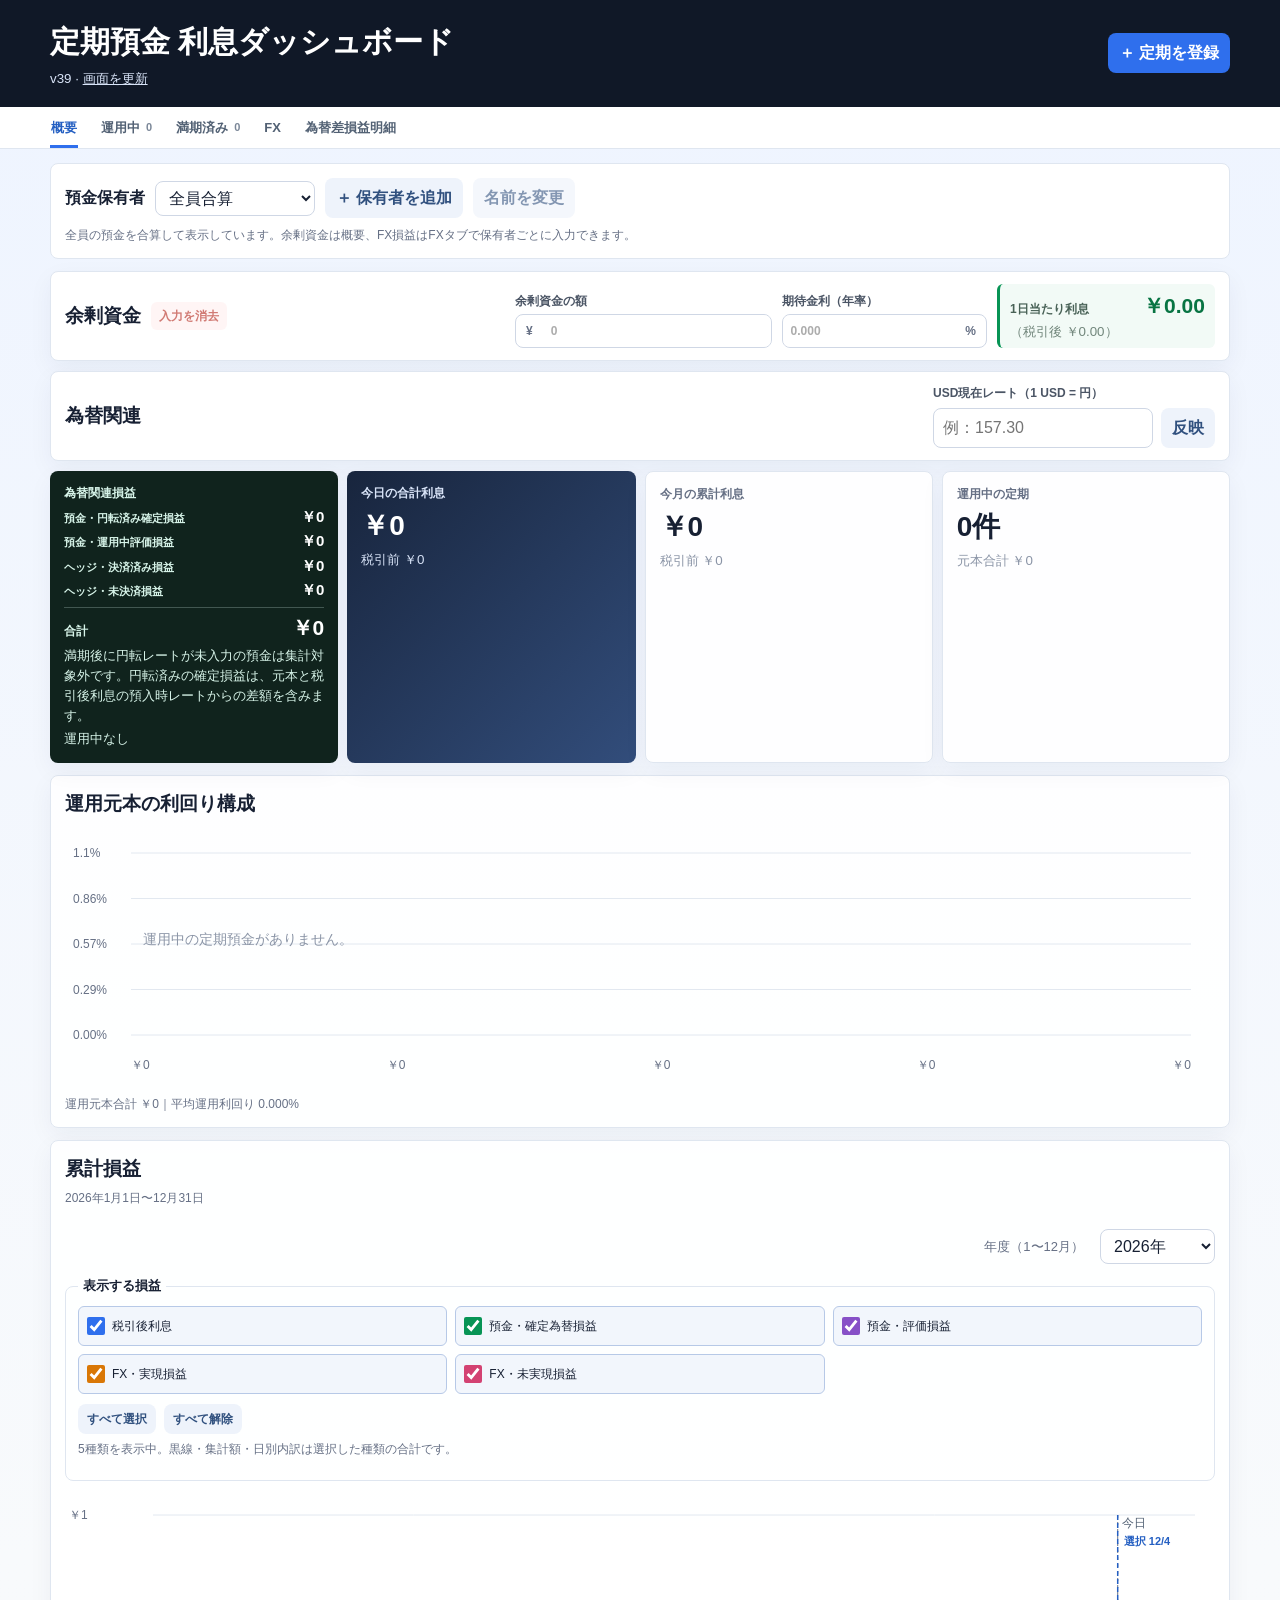
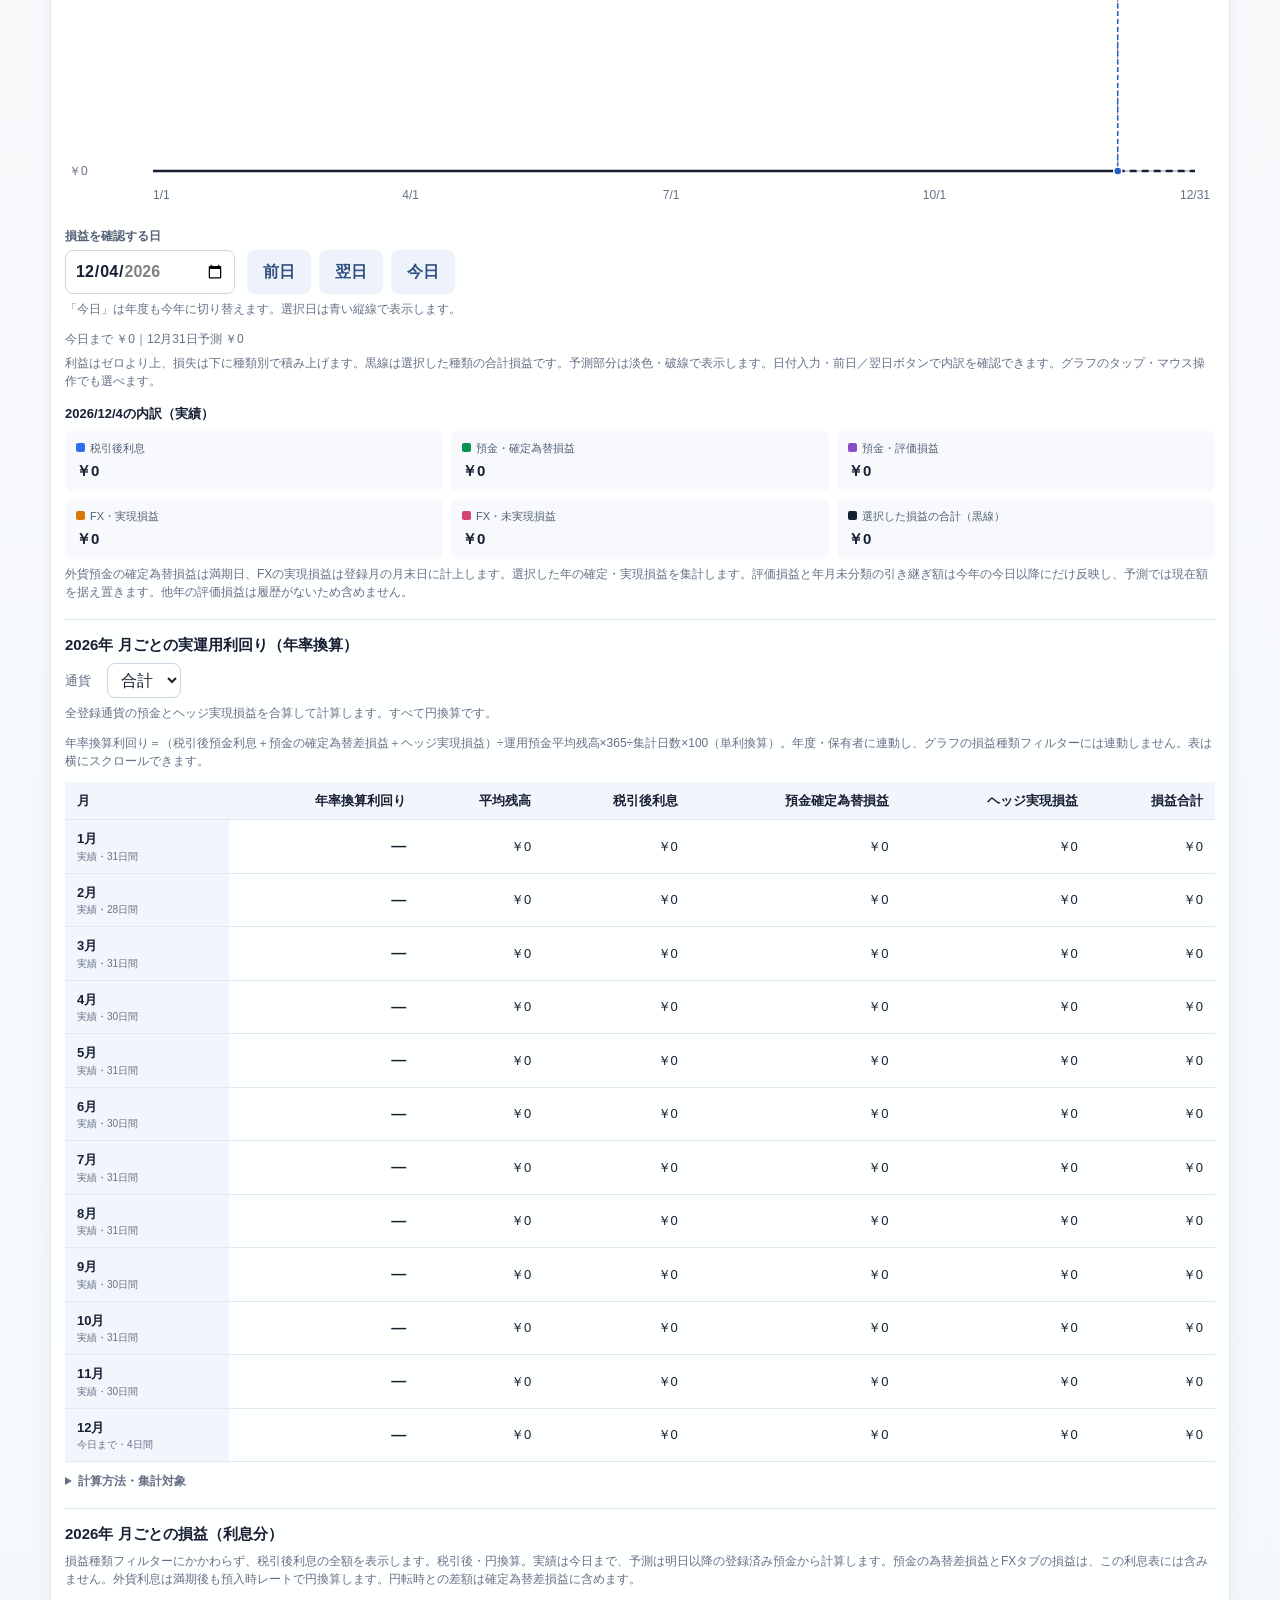
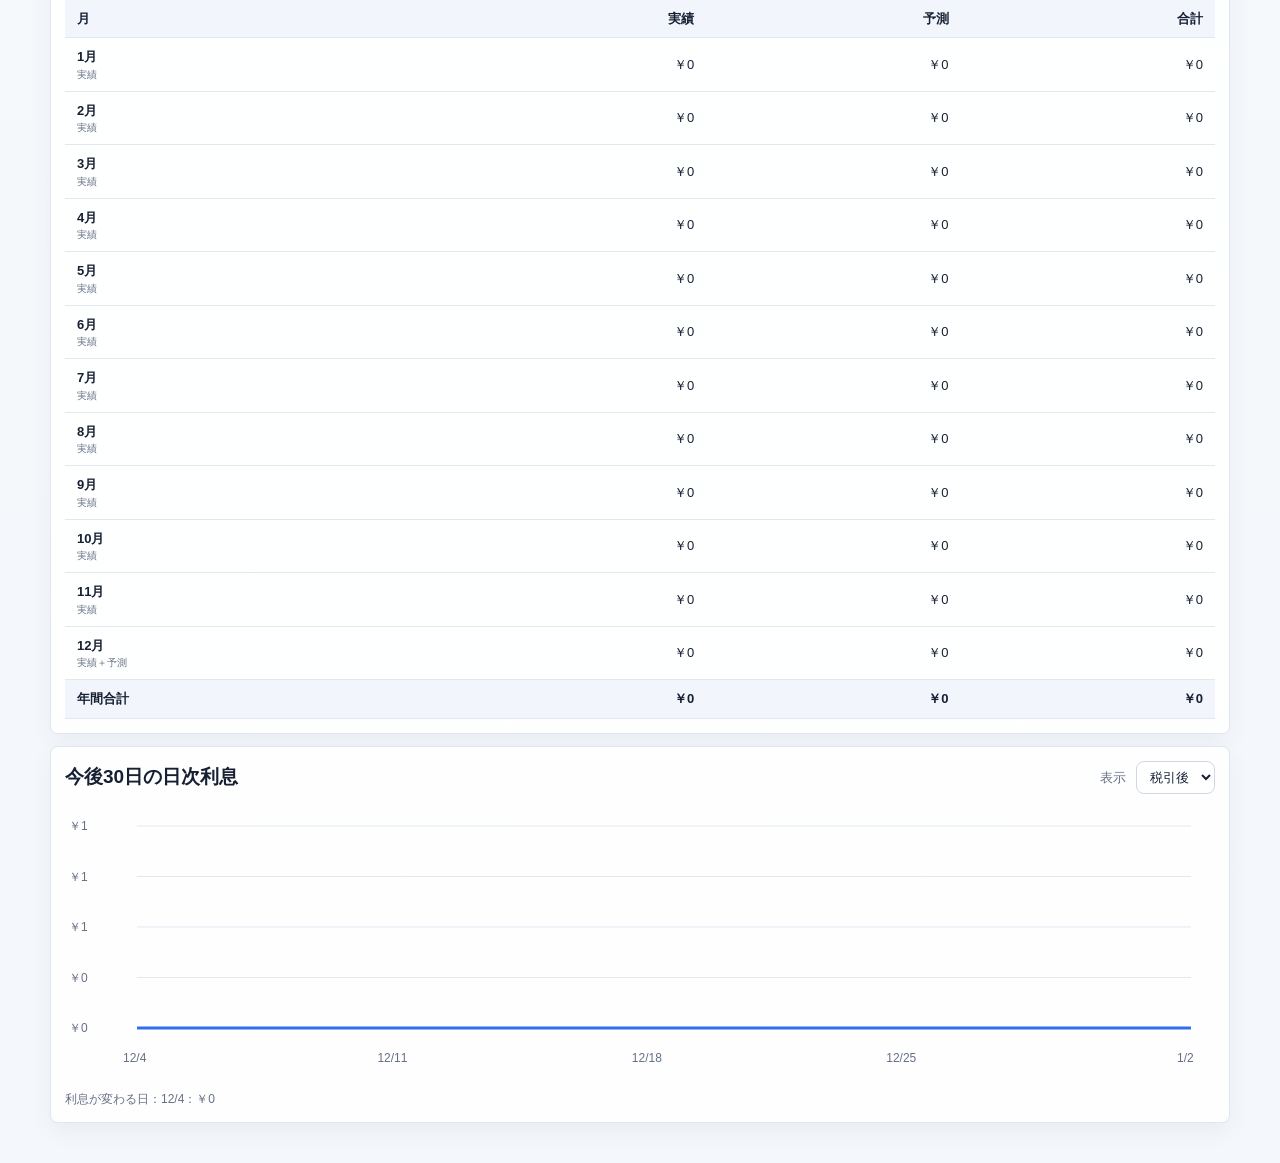
<file: index.html>
<!doctype html>
<html lang="ja">
<head>
  <meta charset="utf-8" />
  <meta name="viewport" content="width=device-width,initial-scale=1,viewport-fit=cover" />
  <meta name="theme-color" content="#101827" />
  <title>定期預金 利息ダッシュボード</title>
  <link rel="manifest" href="manifest.json" />
  <link rel="stylesheet" href="style-v39.css" />
</head>
<body>
  <header class="app-header">
    <div>
      <h1>定期預金 利息ダッシュボード</h1>
      <small style="display:block;margin-top:5px;color:#d9e4f8">v39 · <a href="./refresh.html" style="color:inherit">画面を更新</a></small>
    </div>
    <button id="addDepositButton" class="primary-button">＋ 定期を登録</button>
  </header>

  <nav class="view-nav" aria-label="画面切り替え">
    <div class="view-nav-inner">
      <a href="#dashboard" data-view-link="dashboard">概要</a>
      <a href="#active" data-view-link="active">運用中 <span id="activeNavCount">0</span></a>
      <a href="#matured" data-view-link="matured">満期済み <span id="maturedNavCount">0</span></a>
      <a href="#fx" data-view-link="fx">FX</a>
      <a href="#fx-details" data-view-link="fx-details">為替差損益明細</a>
    </div>
  </nav>

  <main class="container">
    <section class="owner-panel" aria-label="預金保有者の切り替え">
      <div class="owner-controls">
        <label for="ownerSelector">預金保有者</label>
        <select id="ownerSelector"></select>
        <button id="addOwnerButton" class="secondary-button" type="button">＋ 保有者を追加</button>
        <button id="renameOwnerButton" class="secondary-button" type="button">名前を変更</button>
      </div>
      <p id="ownerScopeLabel"></p>
    </section>
    <section id="dashboardView" class="app-view">
    <section class="surplus-panel">
      <div class="surplus-heading">
        <h2>余剰資金</h2>
        <button id="clearSurplusButton" class="compact-button" type="button">入力を消去</button>
      </div>
      <div class="surplus-fields">
        <label>
          余剰資金の額
          <div class="input-with-unit">
            <span>¥</span>
            <input id="surplusAmount" type="number" min="0" step="1" inputmode="decimal" placeholder="0" />
          </div>
        </label>
        <label>
          期待金利（年率）
          <div class="input-with-unit unit-right">
            <input id="surplusAnnualRate" type="number" min="0" step="0.001" inputmode="decimal" placeholder="0.000" />
            <span>%</span>
          </div>
        </label>
        <div class="surplus-result">
          <span>1日当たり利息</span>
          <strong id="surplusDailyInterest">¥0.00</strong>
          <small id="surplusDailyInterestNet">（税引後 ¥0.00）</small>
        </div>
      </div>
    </section>

    <section class="fx-toolbar">
      <div>
        <h2>為替関連</h2>
      </div>
      <div class="fx-related-fields fx-rate-only">
        <div class="fx-rate-entry">
          <label for="manualUsdRate">USD現在レート（1 USD = 円）</label>
          <div class="fx-rate-controls">
            <input id="manualUsdRate" type="number" min="0.000001" step="0.000001" inputmode="decimal" placeholder="例：157.30" />
            <button id="applyFxRateButton" class="secondary-button">反映</button>
          </div>
        </div>
      </div>
    </section>

    <section class="summary-grid">
      <article class="summary-card fx-featured">
        <span>為替関連損益</span>
        <div class="fx-profit-lines">
          <div class="fx-profit-line"><span>預金・円転済み確定損益</span><strong id="realizedDepositFx">¥0</strong></div>
          <div class="fx-profit-line"><span>預金・運用中評価損益</span><strong id="unrealizedDepositFx">¥0</strong></div>
          <div class="fx-profit-line"><span>ヘッジ・決済済み損益</span><strong id="settledHedgeFx">¥0</strong></div>
          <div class="fx-profit-line"><span>ヘッジ・未決済損益</span><strong id="unsettledHedgeFx">¥0</strong></div>
          <div class="fx-profit-line total"><span>合計</span><strong id="fxGainLoss">¥0</strong></div>
        </div>
        <small style="display:block">満期後に円転レートが未入力の預金は集計対象外です。円転済みの確定損益は、元本と税引後利息の預入時レートからの差額を含みます。</small>
        <small id="fxRateStatus">外貨預金なし</small>
      </article>
      <article class="summary-card featured">
        <span>今日の合計利息</span>
        <strong id="todayInterest">¥0</strong>
        <small id="todayInterestGross">税引前 ¥0</small>
      </article>
      <article class="summary-card">
        <span>今月の累計利息</span>
        <strong id="monthInterest">¥0</strong>
        <small id="monthInterestGross">税引前 ¥0</small>
      </article>
      <article class="summary-card">
        <span>運用中の定期</span>
        <strong id="activeDepositCount">0件</strong>
        <small id="totalPrincipal">元本合計 ¥0</small>
      </article>
    </section>

    <section class="panel">
      <div class="panel-heading">
        <div>
          <h2>運用元本の利回り構成</h2>
        </div>
      </div>
      <div class="chart-shell">
        <canvas id="yieldChart" width="1000" height="260" aria-label="運用元本の利回り構成グラフ"></canvas>
      </div>
      <div id="yieldBreakdown" class="daily-breakdown">グラフを読み込んでいます...</div>
    </section>

    <section class="panel">
      <div class="panel-heading">
        <div>
          <h2>累計損益</h2>
          <p id="profitPeriod" class="daily-breakdown"></p>
        </div>
      </div>
      <div class="toolbar profit-year-filter"><label for="profitYear">年度（1〜12月）</label><select id="profitYear"></select></div>
      <fieldset id="profitSeriesFilter" class="profit-series-filter">
        <legend>表示する損益</legend>
        <div class="profit-series-options">
          <label class="profit-series-option" style="--series-color:#2f6fed"><input type="checkbox" data-profit-series="interest" checked /><span>税引後利息</span></label>
          <label class="profit-series-option" style="--series-color:#079455"><input type="checkbox" data-profit-series="depositRealized" checked /><span>預金・確定為替損益</span></label>
          <label class="profit-series-option" style="--series-color:#8750c7"><input type="checkbox" data-profit-series="depositUnrealized" checked /><span>預金・評価損益</span></label>
          <label class="profit-series-option" style="--series-color:#d97706"><input type="checkbox" data-profit-series="fxRealized" checked /><span>FX・実現損益</span></label>
          <label class="profit-series-option" style="--series-color:#d34272"><input type="checkbox" data-profit-series="fxUnrealized" checked /><span>FX・未実現損益</span></label>
        </div>
        <div class="profit-series-actions">
          <button id="selectAllProfitSeries" type="button" class="secondary-button">すべて選択</button>
          <button id="clearProfitSeries" type="button" class="secondary-button">すべて解除</button>
        </div>
        <p id="profitSeriesStatus" class="daily-breakdown" role="status" aria-live="polite"></p>
      </fieldset>
      <div class="chart-shell">
        <canvas id="profitChart" width="1000" height="320" aria-label="損益種類別の累計損益積み上げグラフ" aria-describedby="profitChartNote"></canvas>
      </div>
      <div class="profit-date-controls" role="group" aria-label="損益の確認日を選択">
        <label for="profitDetailDate">損益を確認する日<input id="profitDetailDate" type="date" /></label>
        <div class="profit-date-buttons">
          <button id="profitPreviousDay" type="button" class="secondary-button">前日</button>
          <button id="profitNextDay" type="button" class="secondary-button">翌日</button>
          <button id="profitToday" type="button" class="secondary-button">今日</button>
        </div>
      </div>
      <p class="daily-breakdown profit-date-help">「今日」は年度も今年に切り替えます。選択日は青い縦線で表示します。</p>
      <div id="profitBreakdown" class="daily-breakdown"></div>
      <p id="profitChartNote" class="daily-breakdown">利益はゼロより上、損失は下に種類別で積み上げます。黒線は選択した種類の合計損益です。予測部分は淡色・破線で表示します。日付入力・前日／翌日ボタンで内訳を確認できます。グラフのタップ・マウス操作でも選べます。</p>
      <h3 id="profitDetailHeading" class="profit-detail-heading"></h3>
      <div id="profitLegend" class="profit-legend"></div>
      <p class="daily-breakdown">外貨預金の確定為替損益は満期日、FXの実現損益は登録月の月末日に計上します。選択した年の確定・実現損益を集計します。評価損益と年月未分類の引き継ぎ額は今年の今日以降にだけ反映し、予測では現在額を据え置きます。他年の評価損益は履歴がないため含めません。</p>
      <div class="monthly-profit monthly-yield">
        <h3 id="monthlyYieldTitle">月ごとの実運用利回り（年率換算）</h3>
        <div class="toolbar"><label for="yieldCurrency">通貨</label><select id="yieldCurrency"><option value="JPY">JPY</option><option value="USD">USD</option><option value="all" selected>合計</option></select></div>
        <p id="yieldCurrencyNote" class="daily-breakdown"></p>
        <p class="daily-breakdown">年率換算利回り＝（税引後預金利息＋預金の確定為替差損益＋ヘッジ実現損益）÷運用預金平均残高×365÷集計日数×100（単利換算）。年度・保有者に連動し、グラフの損益種類フィルターには連動しません。表は横にスクロールできます。</p>
        <div class="monthly-profit-scroll" tabindex="0" role="region" aria-label="月ごとの実運用利回りと内訳" aria-describedby="monthlyYieldNote">
          <table class="monthly-profit-table monthly-yield-table">
            <caption id="monthlyYieldCaption" class="visually-hidden">月別年率換算利回りと計算内訳</caption>
            <thead><tr><th scope="col">月</th><th scope="col">年率換算利回り</th><th scope="col">平均残高</th><th scope="col">税引後利息</th><th scope="col">預金確定為替損益</th><th scope="col">ヘッジ実現損益</th><th scope="col">損益合計</th></tr></thead>
            <tbody id="monthlyYieldBody"></tbody>
          </table>
        </div>
        <details id="monthlyYieldNote" class="monthly-yield-note">
          <summary>計算方法・集計対象</summary>
          <p>平均残高＝各日の運用預金元本の円換算額合計÷集計日数。外貨元本は預入時レートで換算し、預入日は含め、満期日は含めません。FX証拠金・余剰資金は含めません。</p>
          <p>過去の月はその月の全日数、当月は今日までの日数で年率換算します。年率換算の1年は365日固定です。預金の確定為替損益は満期日、ヘッジ実現損益は登録月の月末日に計上します。未円転の預金・評価損益・FX未実現損益・年月未分類の引き継ぎ額は含めません。</p>
          <p>未到来の月と平均残高0の月の利回りは「—」と表示します。表は横にスクロールできます。</p>
        </details>
      </div>
      <div class="monthly-profit">
        <h3 id="monthlyProfitTitle">月ごとの損益（利息分）</h3>
        <p id="monthlyProfitNote" class="daily-breakdown">損益種類フィルターにかかわらず、税引後利息の全額を表示します。税引後・円換算。実績は今日まで、予測は明日以降の登録済み預金から計算します。預金の為替差損益とFXタブの損益は、この利息表には含みません。外貨利息は満期後も預入時レートで円換算します。円転時との差額は確定為替差損益に含めます。</p>
        <div class="monthly-profit-scroll" tabindex="0" role="region" aria-label="月ごとの損益表" aria-describedby="monthlyProfitNote">
          <table class="monthly-profit-table">
            <caption id="monthlyProfitCaption" class="visually-hidden">選択年の月別税引後利息の実績と予測</caption>
            <thead><tr><th scope="col">月</th><th scope="col">実績</th><th scope="col">予測</th><th scope="col">合計</th></tr></thead>
            <tbody id="monthlyProfitBody"></tbody>
            <tfoot><tr><th scope="row">年間合計</th><td id="monthlyProfit-actual"></td><td id="monthlyProfit-forecast"></td><td id="monthlyProfit-total"></td></tr></tfoot>
          </table>
        </div>
      </div>
    </section>

    <section class="panel">
      <div class="panel-heading">
        <div>
          <h2>今後30日の日次利息</h2>
        </div>
        <div class="toolbar">
          <label>
            表示
            <select id="taxMode">
              <option value="net">税引後</option>
              <option value="gross">税引前</option>
            </select>
          </label>
        </div>
      </div>
      <div class="chart-shell">
        <canvas id="interestChart" width="1000" height="280" aria-label="日次利息グラフ"></canvas>
      </div>
      <div id="dailyBreakdown" class="daily-breakdown"></div>
    </section>
    </section>

    <section id="depositsView" class="app-view" hidden>
    <section class="panel view-content-panel">
      <div class="panel-heading">
        <div>
          <p class="view-eyebrow">定期預金</p>
          <h2 id="depositViewTitle">運用中の定期預金</h2>
        </div>
        <div class="toolbar">
          <button id="exportButton" class="secondary-button">CSV出力</button>
          <label class="file-label">
            CSV読込
            <input id="importInput" type="file" accept=".csv,text/csv" />
          </label>
        </div>
      </div>
      <div id="depositList" class="deposit-list"></div>
      <p id="emptyMessage" class="empty-message">まだ定期預金が登録されていません。</p>
    </section>
    </section>

    <section id="fxView" class="app-view" hidden>
      <section class="panel view-content-panel">
        <div class="panel-heading">
          <div><p class="view-eyebrow">FX</p><h2>FX損益の登録</h2></div>
          <button id="addFxCompanyButton" class="secondary-button" type="button">＋ FX会社を追加</button>
        </div>
        <p id="fxEditingScope" class="daily-breakdown"></p>
        <p class="daily-breakdown">金額は円で入力してください。マイナス入力にも対応しています。FX会社の一覧は全保有者で共通です。</p>
        <div class="fx-ledger-summary">
          <div><span>実現損益（全登録年月）</span><strong id="fxRegisteredRealized">¥0</strong></div>
          <div><span>未実現損益（現時点）</span><strong id="fxCurrentUnrealized">¥0</strong></div>
          <div><span>FX損益合計</span><strong id="fxRegisteredTotal">¥0</strong></div>
        </div>
        <h3>実現損益</h3>
        <div class="toolbar"><label for="fxYear">表示年</label><select id="fxYear"></select></div>
        <p class="daily-breakdown">2026年1月から登録できます。表は横・縦にスクロールできます。概要の「ヘッジ・決済済み損益」は、表示年にかかわらず全登録年月の合計です。</p>
        <p id="fxCompanyEmpty" class="empty-message">保有者を選び「FX会社を追加」すると、年月×FX会社の表に入力できます。</p>
        <div class="fx-ledger-scroll" role="region" aria-label="年月別・FX会社別の実現損益" tabindex="0">
          <table class="fx-ledger-table">
            <caption class="visually-hidden">FX実現損益の月別・会社別入力表（円）</caption>
            <thead id="fxLedgerHead"></thead><tbody id="fxLedgerBody"></tbody><tfoot id="fxLedgerFoot"></tfoot>
          </table>
        </div>
        <div id="fxLegacyPanel" class="fx-legacy-panel" hidden>
          <label for="fxSettledProfit">年月未分類の実現損益（従来入力の引き継ぎ・円）</label>
          <input id="fxSettledProfit" type="text" inputmode="text" spellcheck="false" placeholder="0" />
          <p class="daily-breakdown">以前の決済損益は年月・会社が不明なため、ここに引き継いで合計に含めています。月別表へ振り分けた分はこの金額から差し引き、二重計上を防いでください。</p>
        </div>
        <div class="fx-unrealized-panel">
          <h3>未実現損益</h3>
          <label for="fxUnsettledProfit">現時点の未実現損益（全FX会社の合計・円）</label>
          <input id="fxUnsettledProfit" type="text" inputmode="text" spellcheck="false" placeholder="例：-10000" />
          <p id="fxUnrealizedUpdatedAt" class="daily-breakdown"></p>
          <p class="daily-breakdown">概要の「ヘッジ・未決済損益」に反映します。</p>
        </div>
        <p id="fxSaveStatus" class="daily-breakdown" role="status" aria-live="polite"></p>
      </section>
    </section>

    <section id="fxDetailsView" class="app-view" hidden>
    <section class="panel view-content-panel">
      <div class="panel-heading">
        <div>
          <p class="view-eyebrow">為替関連</p>
          <h2>為替差損益の計算明細</h2>
        </div>
      </div>
      <div id="fxCalculationDetails" class="fx-calculation-list"></div>
    </section>
    </section>
  </main>

  <dialog id="depositDialog">
    <form id="depositForm" method="dialog">
      <div class="dialog-heading">
        <div>
          <h2 id="dialogTitle">定期預金を登録</h2>
        </div>
        <button type="button" id="closeDialogButton" class="icon-button" aria-label="閉じる">×</button>
      </div>

      <input type="hidden" id="depositId" />

      <div class="form-grid">
        <label>預金保有者<select id="ownerId" required></select></label>
        <label>
          金融機関名
          <input id="bankName" required placeholder="例：SBI新生銀行" />
        </label>
        <label>
          商品名
          <input id="productName" required placeholder="例：米ドル定期 1か月" />
        </label>
        <label>
          通貨
          <select id="currency">
            <option value="JPY">JPY（円）</option>
            <option value="USD">USD（米ドル）</option>
            <option value="EUR" disabled>EUR（既存データのみ）</option>
            <option value="AUD" disabled>AUD（既存データのみ）</option>
          </select>
        </label>
        <label>
          元本
          <input id="principal" required type="number" min="0" step="0.01" inputmode="decimal" />
        </label>
        <label>
          年利（%）
          <input id="annualRate" required type="number" min="0" step="0.001" inputmode="decimal" />
        </label>
        <label>
          預入日
          <input id="startDate" required type="date" />
        </label>
        <label>
          満期日
          <input id="maturityDate" required type="date" />
        </label>
        <label>
          日数基準
          <select id="dayBasis">
            <option value="365">365日</option>
            <option value="360">360日</option>
          </select>
        </label>
        <label>
          税率（%）
          <input id="taxRate" required type="number" min="0" max="100" step="0.001" value="20.315" />
        </label>
        <label>
          預入時レート（1 USD = 円）
          <input id="initialFxRate" required type="number" min="0.000001" step="0.000001" value="1" />
          <small>預金設定時の為替レート。利息の円換算基準に使用します。JPYは1。</small>
        </label>
        <label>
          現在レート（1 USD = 円）
          <input id="fxRate" required type="number" min="0.000001" step="0.000001" value="1" />
          <small>運用中の元本評価と為替差損益に使用します。利息は預入時レートで円換算します。</small>
        </label>
        <label>
          利息受取時の為替レート（参考・1 USD = 円）
          <input id="interestReceiptFxRate" type="number" min="0.000001" step="0.000001" inputmode="decimal" />
          <small>参考情報として保存します。利息の円換算・為替差損益の計算には使用しません。</small>
        </label>
        <label>
          円転時為替レート（1 USD = 円）
          <input id="conversionFxRate" type="number" min="0.000001" step="0.000001" inputmode="decimal" />
          <small>満期後の元本・税引後利息について、預入時レートからの確定為替差損益を算定します。</small>
        </label>
        <label>
          満期後
          <select id="afterMaturity">
            <option value="close">満期解約</option>
            <option value="principal">元金継続</option>
            <option value="compound">元利継続</option>
          </select>
        </label>
      </div>

      <div class="dialog-actions">
        <button type="button" id="cancelButton" class="secondary-button">キャンセル</button>
        <button type="submit" class="primary-button">保存</button>
      </div>
    </form>
  </dialog>

  <template id="depositCardTemplate">
    <article class="deposit-card">
      <div class="deposit-card-top">
        <div>
          <span class="currency-badge"></span>
          <div class="deposit-title-row">
            <h3 class="deposit-title"></h3>
            <div class="card-actions">
              <button type="button" class="edit-button secondary-button">編集</button>
              <button type="button" class="delete-button danger-button">削除</button>
            </div>
          </div>
          <p class="deposit-subtitle"></p>
        </div>
      </div>
      <div class="deposit-metrics">
        <div><span>元本</span><strong class="principal-value"></strong></div>
        <div><span>今日の税引後利息</span><strong class="daily-value"></strong></div>
        <div>
          <span>現在の税引後累計利息（外貨は預入時レート）</span>
          <strong class="accrued-interest-value"></strong>
        </div>
        <div class="principal-fx-metric">
          <span>元本の為替差損益</span>
          <strong class="principal-fx-value"></strong>
        </div>
        <div class="interest-fx-metric">
          <span>利息の為替差損益</span>
          <strong class="interest-fx-value"></strong>
        </div>
        <div><span>満期利息</span><strong class="maturity-interest-value"></strong></div>
        <div class="realized-yield-metric">
          <span class="deposit-yield-label">円転後利回り（為替込み・年率）</span>
          <strong class="realized-yield-value"></strong>
          <small class="realized-yield-note" title="年率利回り＝［（元本＋税引後満期利息）×円転時レート÷（元本×預入時レート）－1］×365÷運用日数×100。運用日数は預入日〜満期日です。">税引後利息ベース・単利年率換算<br />預入〜満期の実績ベース</small>
        </div>
        <div><span>満期まで</span><strong class="remaining-days"></strong></div>
      </div>
      <div class="progress-track"><div class="progress-bar"></div></div>
      <p class="deposit-note"></p>
    </article>
  </template>

  <script>
    if ("serviceWorker" in navigator) {
      navigator.serviceWorker.getRegistrations().then(registrations => {
        registrations.forEach(registration => registration.unregister());
      });
    }
    if ("caches" in window) {
      caches.keys().then(keys => keys.forEach(key => caches.delete(key)));
    }
  </script>
  <script src="app-v39.js"></script>
</body>
</html>
</file>
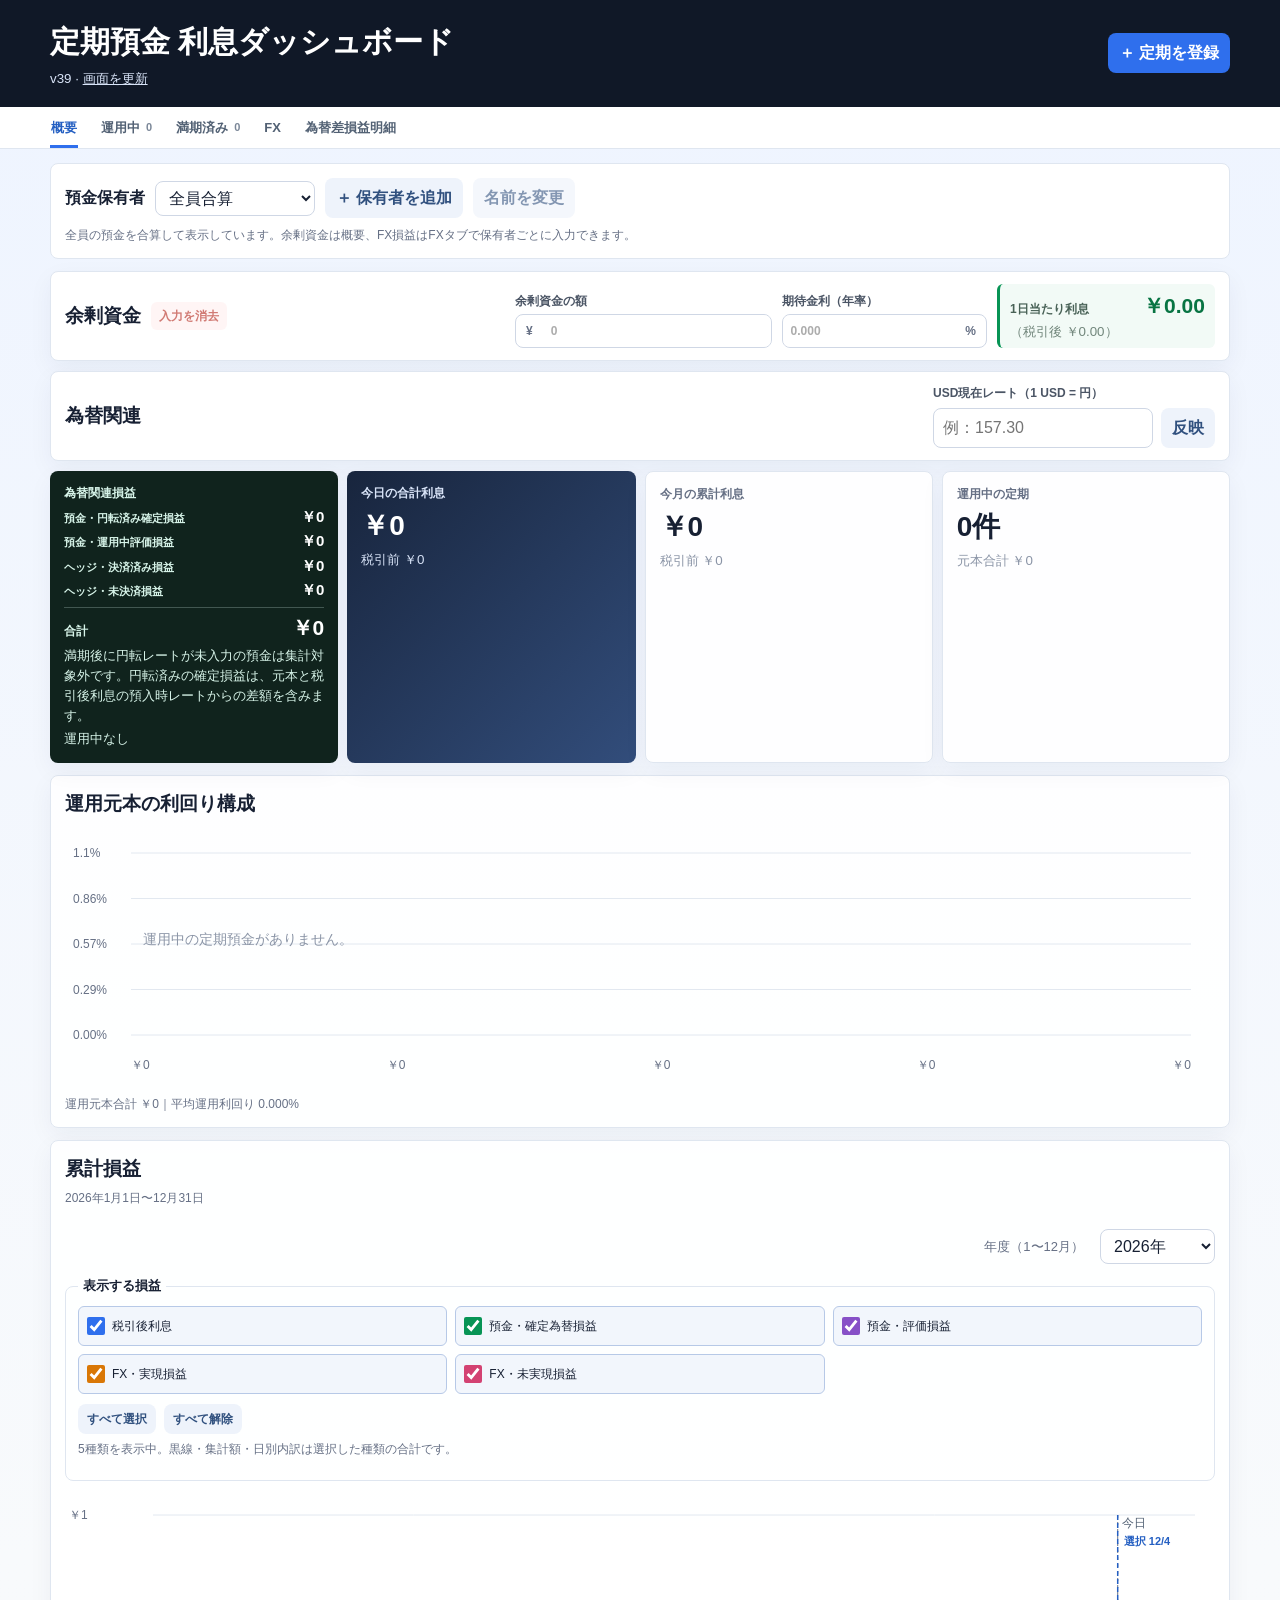
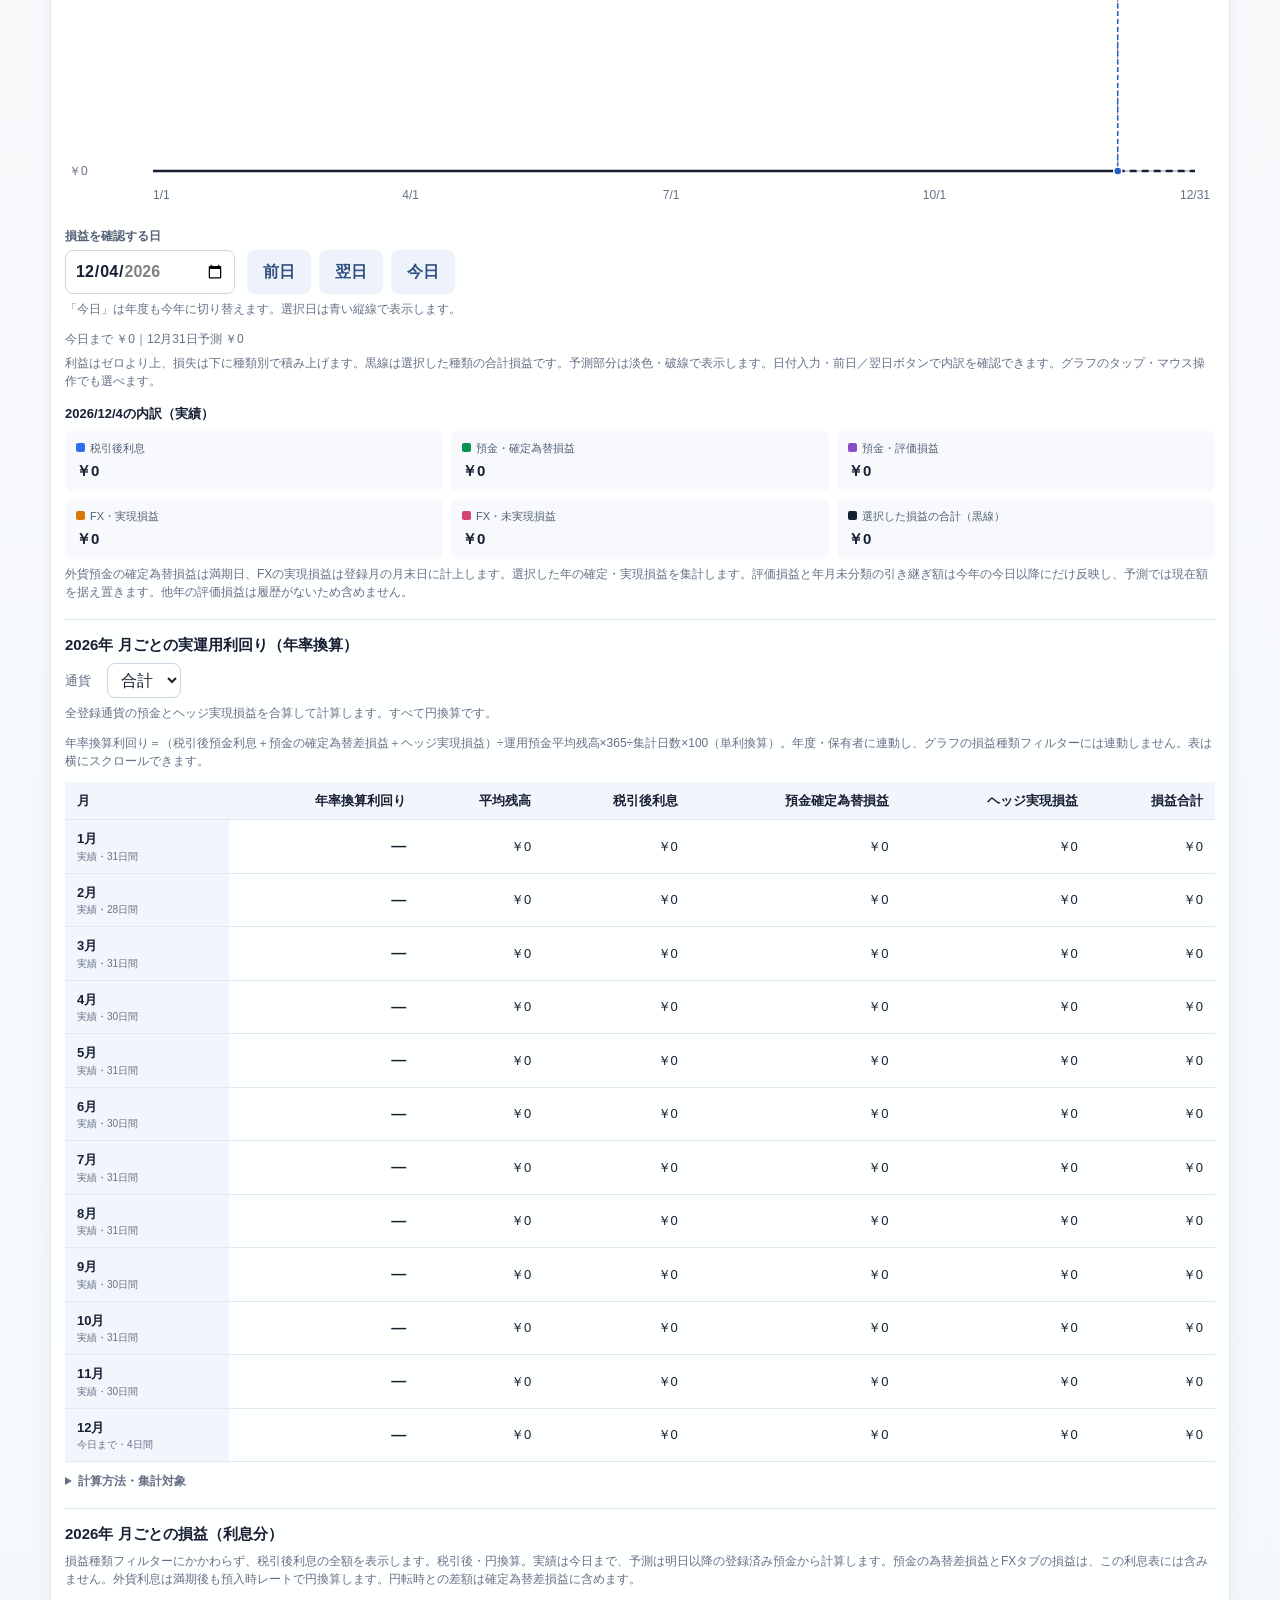
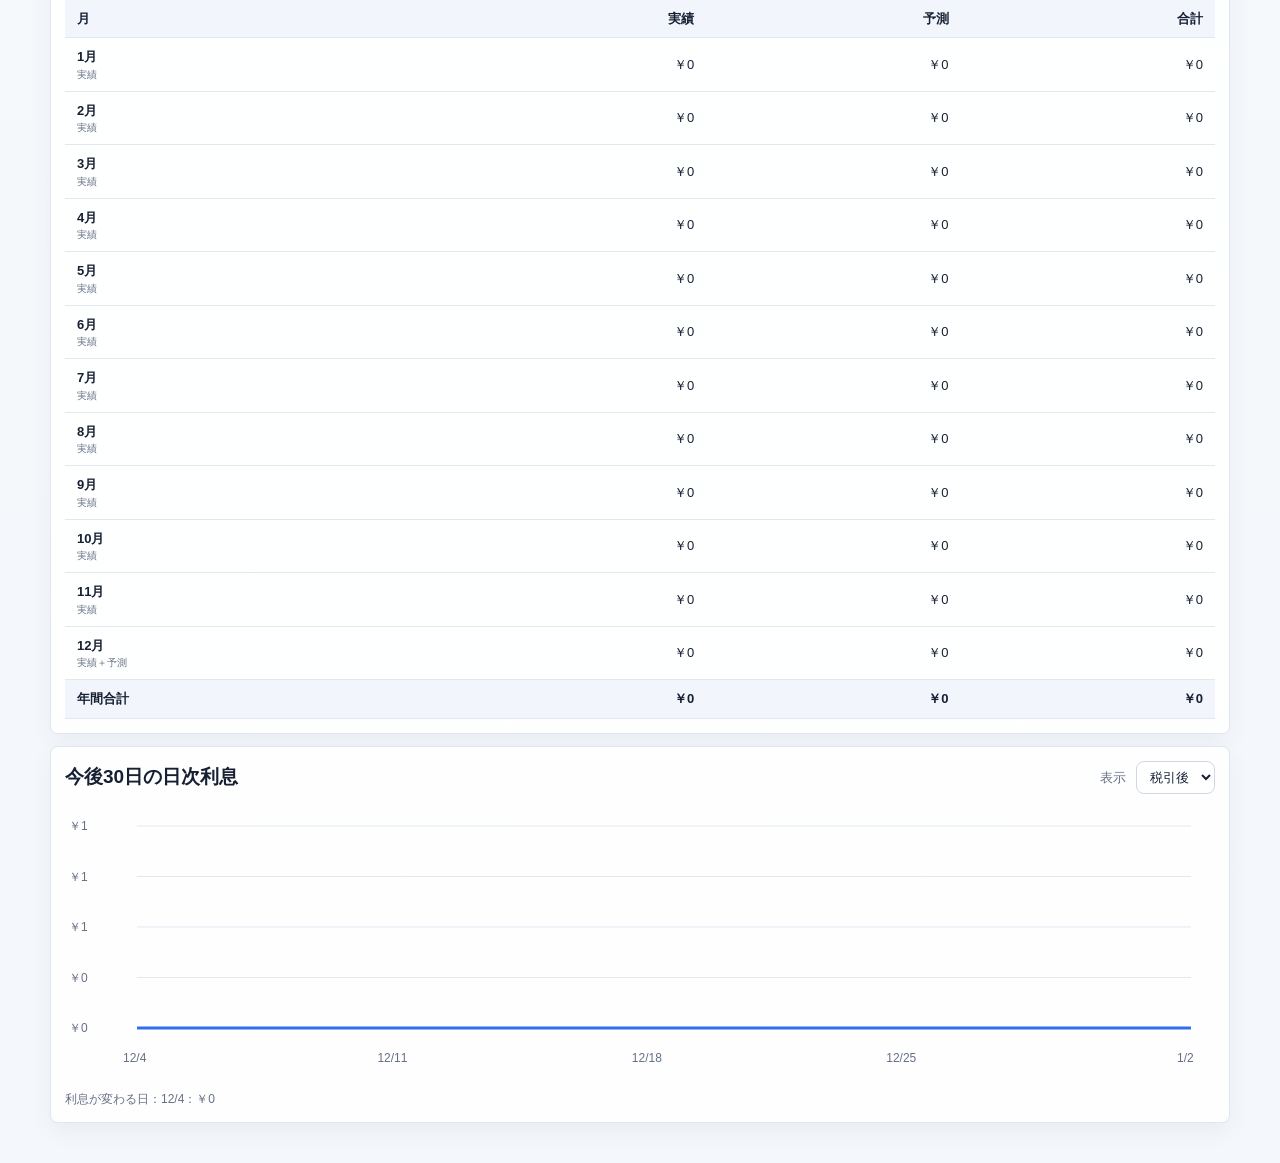
<file: refresh.html>
<!doctype html>
<html lang="ja">
<head>
  <meta charset="utf-8" />
  <meta name="viewport" content="width=device-width,initial-scale=1" />
  <meta name="robots" content="noindex" />
  <title>最新版に更新</title>
</head>
<body>
  <p>最新版の画面を読み込んでいます。保存データはそのまま引き継ぎます。</p>
  <p><a id="openApp" href="./index.html">アプリを開く</a></p>
  <script>
    const target = new URL("./index.html", window.location.href);
    target.searchParams.set("refresh", String(Date.now()));
    target.hash = window.location.hash || "#dashboard";
    document.querySelector("#openApp").href = target.href;
    window.location.replace(target.href);
  </script>
</body>
</html>
</file>
<file: style-v39.css>
*{box-sizing:border-box} :root{font-family:-apple-system,BlinkMacSystemFont,"Segoe UI","Hiragino Sans","Yu Gothic",sans-serif;color:#172033;background:#f4f7fb;line-height:1.5}
body{margin:0;min-height:100vh;background:linear-gradient(180deg,#eef4ff 0,#f8fafc 36%,#f4f7fb 100%)}
button,input,select{font:inherit}
button{cursor:pointer}
[hidden]{display:none!important}
.app-header{display:flex;justify-content:space-between;gap:14px;align-items:center;padding:18px max(20px,calc((100vw - 1180px)/2));background:#101827;color:white}
.app-header h1{margin:1px 0 0;font-size:clamp(21px,4vw,30px)}
.view-nav{background:#fff;border-bottom:1px solid #dfe6f0;overflow-x:auto}
.view-nav-inner{display:flex;gap:22px;width:min(1180px,calc(100% - 28px));margin:0 auto;min-width:max-content}
.view-nav a{display:flex;align-items:center;gap:6px;padding:11px 1px 8px;border-bottom:3px solid transparent;color:#526174;font-size:13px;font-weight:800;text-decoration:none}
.view-nav a:hover{color:#245fc2}
.view-nav a[aria-current="page"]{border-bottom-color:#2f6fed;color:#245fc2}
.view-nav a span{color:#7b8798;font-size:11px}
.container{width:min(1180px,calc(100% - 28px));margin:14px auto 40px}
.view-content-panel{margin-top:0}
.view-eyebrow{margin:0 0 2px;color:#667085;font-size:11px;font-weight:800}
.surplus-panel,.fx-toolbar{display:flex;justify-content:space-between;align-items:center;gap:14px;margin-bottom:10px;background:#fff;border:1px solid #dfe6f0;border-radius:8px;padding:12px 14px;box-shadow:0 8px 24px rgba(26,44,82,.05)}
.surplus-panel h2,.fx-toolbar h2{margin:0;font-size:19px}
.surplus-heading{display:flex;align-items:center;gap:10px;flex-wrap:wrap}
.surplus-fields{display:grid;grid-template-columns:minmax(170px,1fr) minmax(150px,.8fr) minmax(170px,.85fr);align-items:end;gap:10px;width:min(100%,700px)}
.surplus-fields label,.fx-rate-entry label,.fx-related-fields>label{font-size:12px;font-weight:800;color:#4b5565}
.input-with-unit{display:grid;grid-template-columns:auto minmax(0,1fr);align-items:center;margin-top:4px;border:1px solid #cfd7e5;border-radius:8px;background:white;overflow:hidden}
.input-with-unit.unit-right{grid-template-columns:minmax(0,1fr) auto}
.input-with-unit span{padding:0 10px;color:#667085;font-weight:800}
.input-with-unit input{border:0;border-radius:0;padding:7px 8px;min-width:0}
.surplus-result{display:grid;grid-template-columns:1fr auto;align-items:baseline;gap:0 8px;padding:6px 10px;border-left:3px solid #079455;background:#f2faf6;border-radius:6px}
.surplus-result span{font-size:12px;font-weight:800;color:#496257}
.surplus-result strong{font-size:21px;color:#087443;white-space:nowrap}
.surplus-result small{grid-column:1/-1;color:#71867b}
.fx-rate-entry{display:grid;gap:6px;min-width:min(100%,360px)}
.fx-rate-controls{display:grid;grid-template-columns:minmax(170px,1fr) auto;gap:8px}
.fx-related-fields{display:grid;grid-template-columns:minmax(280px,1.35fr) minmax(150px,.8fr) minmax(150px,.8fr);align-items:end;gap:10px;width:min(100%,820px)}
.summary-grid{display:grid;grid-template-columns:repeat(4,1fr);gap:9px}
.summary-card,.panel,.deposit-card{background:rgba(255,255,255,.94);border:1px solid #dfe6f0;box-shadow:0 8px 24px rgba(26,44,82,.05);border-radius:8px}
.summary-card{padding:13px 14px}
.summary-card span{display:block;color:#667085;font-size:12px;font-weight:700}
.summary-card strong{display:block;margin-top:3px;font-size:clamp(21px,3vw,28px)}
.summary-card small{color:#8a94a6}
.summary-card.featured{background:linear-gradient(135deg,#18253d,#324d7b);color:white;border:none}
.summary-card.featured span,.summary-card.featured small{color:#d9e4f8}
.summary-card.fx-featured{background:#10231d;color:white;border:none}
.summary-card.fx-featured.positive strong{color:#84e1bc}
.summary-card.fx-featured.negative strong{color:#fda29b}
.summary-card.fx-featured span,.summary-card.fx-featured small{color:#d7f4e9}
.fx-profit-lines{display:grid;gap:2px;margin:4px 0 3px}
.fx-profit-line{display:flex;justify-content:space-between;align-items:baseline;gap:8px}
.fx-profit-line span{font-size:11px;font-weight:700}
.fx-profit-line strong{margin:0;font-size:15px;white-space:nowrap;color:white}
.fx-profit-line.total{margin-top:3px;padding-top:4px;border-top:1px solid rgba(215,244,233,.25)}
.fx-profit-line.total span{font-size:12px}
.fx-profit-line.total strong{font-size:21px}
.fx-profit-line strong.positive{color:#84e1bc}
.fx-profit-line strong.negative{color:#fda29b}
.panel{padding:14px;margin-top:12px}
.panel-heading{display:flex;justify-content:space-between;align-items:center;gap:10px;margin-bottom:10px}
.panel-heading h2{margin:0;font-size:19px}
.toolbar{display:flex;align-items:center;gap:10px;flex-wrap:wrap}
.toolbar label{font-size:13px;color:#667085}
select,input{width:100%;border:1px solid #cfd7e5;border-radius:8px;padding:7px 9px;background:white;color:#172033}
.toolbar select{width:auto;margin-left:6px}
.primary-button,.secondary-button,.danger-button,.file-label{border:0;border-radius:8px;padding:8px 11px;font-weight:800;white-space:nowrap}
.compact-button{border:0;border-radius:6px;padding:5px 8px;background:#fff0f0;color:#b42318;font-size:12px;font-weight:800;white-space:nowrap}
.primary-button{background:#2f6fed;color:white}
.secondary-button,.file-label{background:#eef3fb;color:#31517f}
.danger-button{background:#fff0f0;color:#b42318}
.file-label{cursor:pointer}
.file-label input{display:none}
.chart-shell{overflow-x:auto}
canvas{width:100%;min-width:700px;height:280px;display:block}
#yieldChart{height:260px;min-width:0}
.daily-breakdown{margin-top:6px;color:#667085;font-size:12px}
.deposit-list{display:grid;gap:9px}
.deposit-card{padding:10px 12px}
.deposit-card-top>div{width:100%;min-width:0}
.currency-badge{display:inline-flex;background:#eaf0ff;color:#294c8f;border-radius:999px;padding:3px 8px;font-size:11px;font-weight:900}
.deposit-title-row{display:flex;align-items:center;gap:7px;flex-wrap:wrap;margin-top:4px}
.deposit-title{margin:0;font-size:17px}
.deposit-subtitle{margin:0;color:#667085;font-size:13px}
.card-actions{display:flex;gap:4px}
.card-actions button{border-radius:6px;padding:4px 7px;font-size:11px;line-height:1.3}
.deposit-metrics{display:grid;grid-template-columns:repeat(auto-fit,minmax(155px,1fr));gap:8px;margin:10px 0}
.deposit-metrics div{background:#f7f9fc;border-radius:6px;padding:8px 9px}
.deposit-metrics span{display:block;color:#667085;font-size:12px}
.deposit-metrics strong{display:block;margin-top:4px}
.deposit-metrics .principal-fx-metric.positive strong,.deposit-metrics .interest-fx-metric.positive strong{color:#087443}
.deposit-metrics .principal-fx-metric.negative strong,.deposit-metrics .interest-fx-metric.negative strong{color:#b42318}
.progress-track{height:6px;background:#e9eef6;border-radius:999px;overflow:hidden}
.progress-bar{height:100%;background:linear-gradient(90deg,#2f6fed,#63a4ff)}
.deposit-note{margin:8px 0 0;color:#667085;font-size:12px}
.fx-calculation-list{display:grid;gap:0}
.fx-calculation-row{padding:10px 0;border-top:1px solid #e5eaf2}
.fx-calculation-row:first-child{padding-top:0;border-top:0}
.fx-calculation-row:last-child{padding-bottom:0}
.fx-calculation-title{display:flex;justify-content:space-between;gap:10px;align-items:baseline;margin-bottom:4px}
.fx-calculation-title strong{font-size:14px}
.fx-calculation-title span{color:#667085;font-size:11px;font-weight:800}
.fx-calculation-row p{margin:2px 0;color:#526174;font-size:12px;line-height:1.55}
.fx-calculation-total{font-weight:800;color:#172033!important}
.empty-message{text-align:center;color:#8a94a6;padding:20px}
dialog{width:min(760px,calc(100% - 22px));max-height:calc(100vh - 20px);overflow:auto;border:0;border-radius:22px;padding:0;box-shadow:0 30px 90px rgba(9,18,38,.28)}
dialog::backdrop{background:rgba(9,18,38,.56);backdrop-filter:blur(4px)}
dialog form{padding:22px}
.dialog-heading{display:flex;justify-content:space-between;align-items:center}
.dialog-heading h2{margin:0}
.icon-button{border:0;background:#f0f3f8;width:38px;height:38px;border-radius:50%;font-size:24px}
.form-grid{display:grid;grid-template-columns:repeat(2,1fr);gap:14px;margin-top:18px}
.form-grid label{font-size:13px;font-weight:800;color:#4b5565}
.form-grid input,.form-grid select{margin-top:6px}
.form-grid small{display:block;margin-top:4px;color:#8a94a6;font-weight:500}
.dialog-actions{display:flex;justify-content:flex-end;gap:10px;margin-top:20px}
@media(max-width:800px){
  .app-header{align-items:flex-start;flex-direction:column}
  .surplus-panel,.fx-toolbar{align-items:flex-start;flex-direction:column}
  .surplus-fields{width:100%}
  .fx-related-fields{width:100%;grid-template-columns:1fr}
  .summary-grid{grid-template-columns:repeat(2,1fr)}
  .deposit-metrics{grid-template-columns:repeat(2,1fr)}
}
@media(max-width:560px){
  .container{width:min(100% - 18px,1180px)}
  .view-nav-inner{width:max-content;margin-left:9px;margin-right:9px;gap:18px}
  .summary-grid{grid-template-columns:1fr}
  .panel{padding:15px}
  .panel-heading{align-items:flex-start;flex-direction:column}
  .form-grid{grid-template-columns:1fr}
  .fx-rate-entry{width:100%}
  .surplus-fields{grid-template-columns:1fr}
}

.owner-panel{margin-bottom:12px;padding:14px;background:#fff;border:1px solid #dfe6f0;border-radius:8px}.owner-controls{display:flex;align-items:center;gap:10px;flex-wrap:wrap}.owner-controls label{font-weight:800}.owner-controls select{width:auto;min-width:160px;max-width:100%}.owner-panel p{margin:8px 0 0;color:#667085;font-size:12px}button:disabled,input:disabled{opacity:.6;cursor:default}@media(max-width:560px){.owner-controls select{flex:1}.owner-controls button{font-size:12px}}

.monthly-profit{margin-top:18px;border-top:1px solid #e2e8f0;padding-top:14px}.monthly-profit h3{margin:0 0 6px;font-size:15px}.monthly-profit-scroll{overflow-x:auto;margin-top:10px}.monthly-profit-table{width:100%;border-collapse:collapse;font-size:13px;font-variant-numeric:tabular-nums}.monthly-profit-table th,.monthly-profit-table td{padding:9px 12px;border-bottom:1px solid #e2e8f0;text-align:right;white-space:nowrap}.monthly-profit-table th:first-child{text-align:left}.monthly-profit-table thead,.monthly-profit-table tfoot{background:#f2f6fc}.monthly-profit-table tfoot{font-weight:800}.monthly-profit-table small{display:block;color:#667085;font-weight:400;font-size:10px}.visually-hidden{position:absolute;width:1px;height:1px;padding:0;margin:-1px;overflow:hidden;clip:rect(0,0,0,0);white-space:nowrap;border:0}@media(max-width:560px){.monthly-profit-table th,.monthly-profit-table td{padding:8px 6px;font-size:12px}}

.fx-rate-only{display:block;width:auto}.fx-ledger-summary{display:grid;grid-template-columns:repeat(3,minmax(0,1fr));gap:10px;margin:18px 0}.fx-ledger-summary>div{padding:12px;background:#f2f6fc;border-radius:8px}.fx-ledger-summary span{display:block;color:#667085;font-size:12px}.fx-ledger-summary strong{display:block;font-size:21px;overflow-wrap:anywhere}.fx-ledger-scroll{overflow:auto;max-height:620px;margin-top:12px;border:1px solid #dfe6f0;border-radius:8px;isolation:isolate}.fx-ledger-table{border-collapse:separate;border-spacing:0;width:100%;font-size:13px;font-variant-numeric:tabular-nums}.fx-ledger-table th,.fx-ledger-table td{padding:8px 10px;border-bottom:1px solid #e2e8f0;border-right:1px solid #e2e8f0;text-align:right;white-space:nowrap;background:#fff}.fx-ledger-table th:first-child{position:sticky;left:0;z-index:1;text-align:left;background:#f2f6fc;min-width:106px}.fx-ledger-table thead th{position:sticky;top:0;z-index:2;background:#eef3fb;text-align:center;min-width:170px;white-space:normal;overflow-wrap:anywhere}.fx-ledger-table thead th:first-child{z-index:3}.fx-ledger-table tfoot th,.fx-ledger-table tfoot td{font-weight:800;background:#eef3fb}.fx-ledger-table input{min-width:145px;text-align:right;font-size:16px}.fx-ledger-table input[aria-invalid=true],#fxSettledProfit[aria-invalid=true],#fxUnsettledProfit[aria-invalid=true]{border-color:#b42318;background:#fff0f0}.fx-company-actions{display:flex;gap:5px;justify-content:center;margin-top:6px}.fx-company-actions button{font-size:11px;padding:4px 6px}.fx-unrealized-panel,.fx-legacy-panel{margin-top:22px;padding-top:16px;border-top:1px solid #dfe6f0}.fx-unrealized-panel h3{margin:0 0 10px}.fx-unrealized-panel label,.fx-legacy-panel label{display:block;font-size:13px;font-weight:700}.fx-unrealized-panel input,.fx-legacy-panel input{max-width:360px;margin-top:7px;font-size:16px}#fxYear{width:auto;min-width:110px}#fxSaveStatus.negative{color:#b42318}@media(max-width:560px){.fx-ledger-summary{grid-template-columns:1fr}.fx-ledger-table th,.fx-ledger-table td{padding:7px}.fx-ledger-table thead th{min-width:160px}}

#profitChart{min-width:0;height:320px}.profit-year-filter{justify-content:flex-end;margin:0 0 12px}.profit-year-filter select{min-width:115px}.profit-detail-heading{font-size:13px;margin:14px 0 8px}.profit-legend{display:grid;grid-template-columns:repeat(3,minmax(0,1fr));gap:8px}.profit-legend-item{padding:9px 11px;background:#f7f9fc;border-radius:6px;min-width:0}.profit-legend-item span{display:block;font-size:11px;color:#526174}.profit-legend-item span:before{content:"";display:inline-block;width:9px;height:9px;margin-right:5px;border-radius:2px;background:var(--series-color)}.profit-legend-item strong{display:block;margin-top:3px;font-size:15px;font-variant-numeric:tabular-nums;overflow-wrap:anywhere}.profit-legend-item strong.negative{color:#b42318}@media(max-width:560px){.profit-legend{grid-template-columns:repeat(2,minmax(0,1fr))}.profit-year-filter{justify-content:flex-start}}

.profit-series-filter{margin:0 0 14px;padding:10px 12px;border:1px solid #dfe6f0;border-radius:8px;min-width:0}.profit-series-filter legend{font-size:13px;font-weight:800;padding:0 5px}.profit-series-options{display:grid;grid-template-columns:repeat(3,minmax(0,1fr));gap:8px}.profit-series-option{display:flex;align-items:center;gap:7px;padding:10px 8px;border:1px solid #e2e8f0;border-radius:6px;font-size:12px;cursor:pointer;min-width:0}.profit-series-option.selected{background:#f2f6fc;border-color:#b7c9e7}.profit-series-option input{width:18px;height:18px;margin:0;flex:0 0 18px;accent-color:var(--series-color);cursor:pointer}.profit-series-option span{overflow-wrap:anywhere}.profit-series-actions{display:flex;gap:8px;margin-top:10px}.profit-series-actions button{font-size:12px;padding:6px 9px}@media(max-width:560px){.profit-series-options{grid-template-columns:repeat(2,minmax(0,1fr))}.profit-series-option{font-size:11px}}

.profit-date-controls{display:flex;align-items:flex-end;gap:12px;flex-wrap:wrap;margin-top:12px}.profit-date-controls>label{display:block;min-width:170px;font-size:12px;font-weight:700;color:#526174}.profit-date-controls input{display:block;margin-top:5px;min-height:44px;font-size:16px;min-width:0;max-width:100%}.profit-date-buttons{display:flex;gap:8px}.profit-date-buttons button{min-height:44px;min-width:64px}.profit-date-help{margin:6px 0 12px}@media(max-width:560px){.profit-date-controls{display:grid;grid-template-columns:minmax(0,1fr)}.profit-date-controls>label{min-width:0}.profit-date-buttons button{flex:1}.profit-date-buttons{width:100%}}

.monthly-yield-table{min-width:820px}.monthly-yield-table th:first-child{position:sticky;left:0;z-index:1;background:#f2f6fc;min-width:95px}.monthly-yield-table .monthly-yield-rate{font-weight:800;font-size:15px}.monthly-yield-table .negative{color:#b42318}.monthly-yield-note{margin-top:10px;font-size:12px;color:#667085}.monthly-yield-note summary{cursor:pointer;font-weight:700}.monthly-yield-note p{margin:7px 0}

.realized-yield-metric .realized-yield-value{overflow-wrap:anywhere}.deposit-metrics .realized-yield-metric.positive strong{color:#087443}.deposit-metrics .realized-yield-metric.negative strong{color:#b42318}.realized-yield-note{display:block;margin-top:5px;color:#667085;font-size:10px;font-weight:400;line-height:1.5}

.realized-yield-note{white-space:pre-line}
</file>
